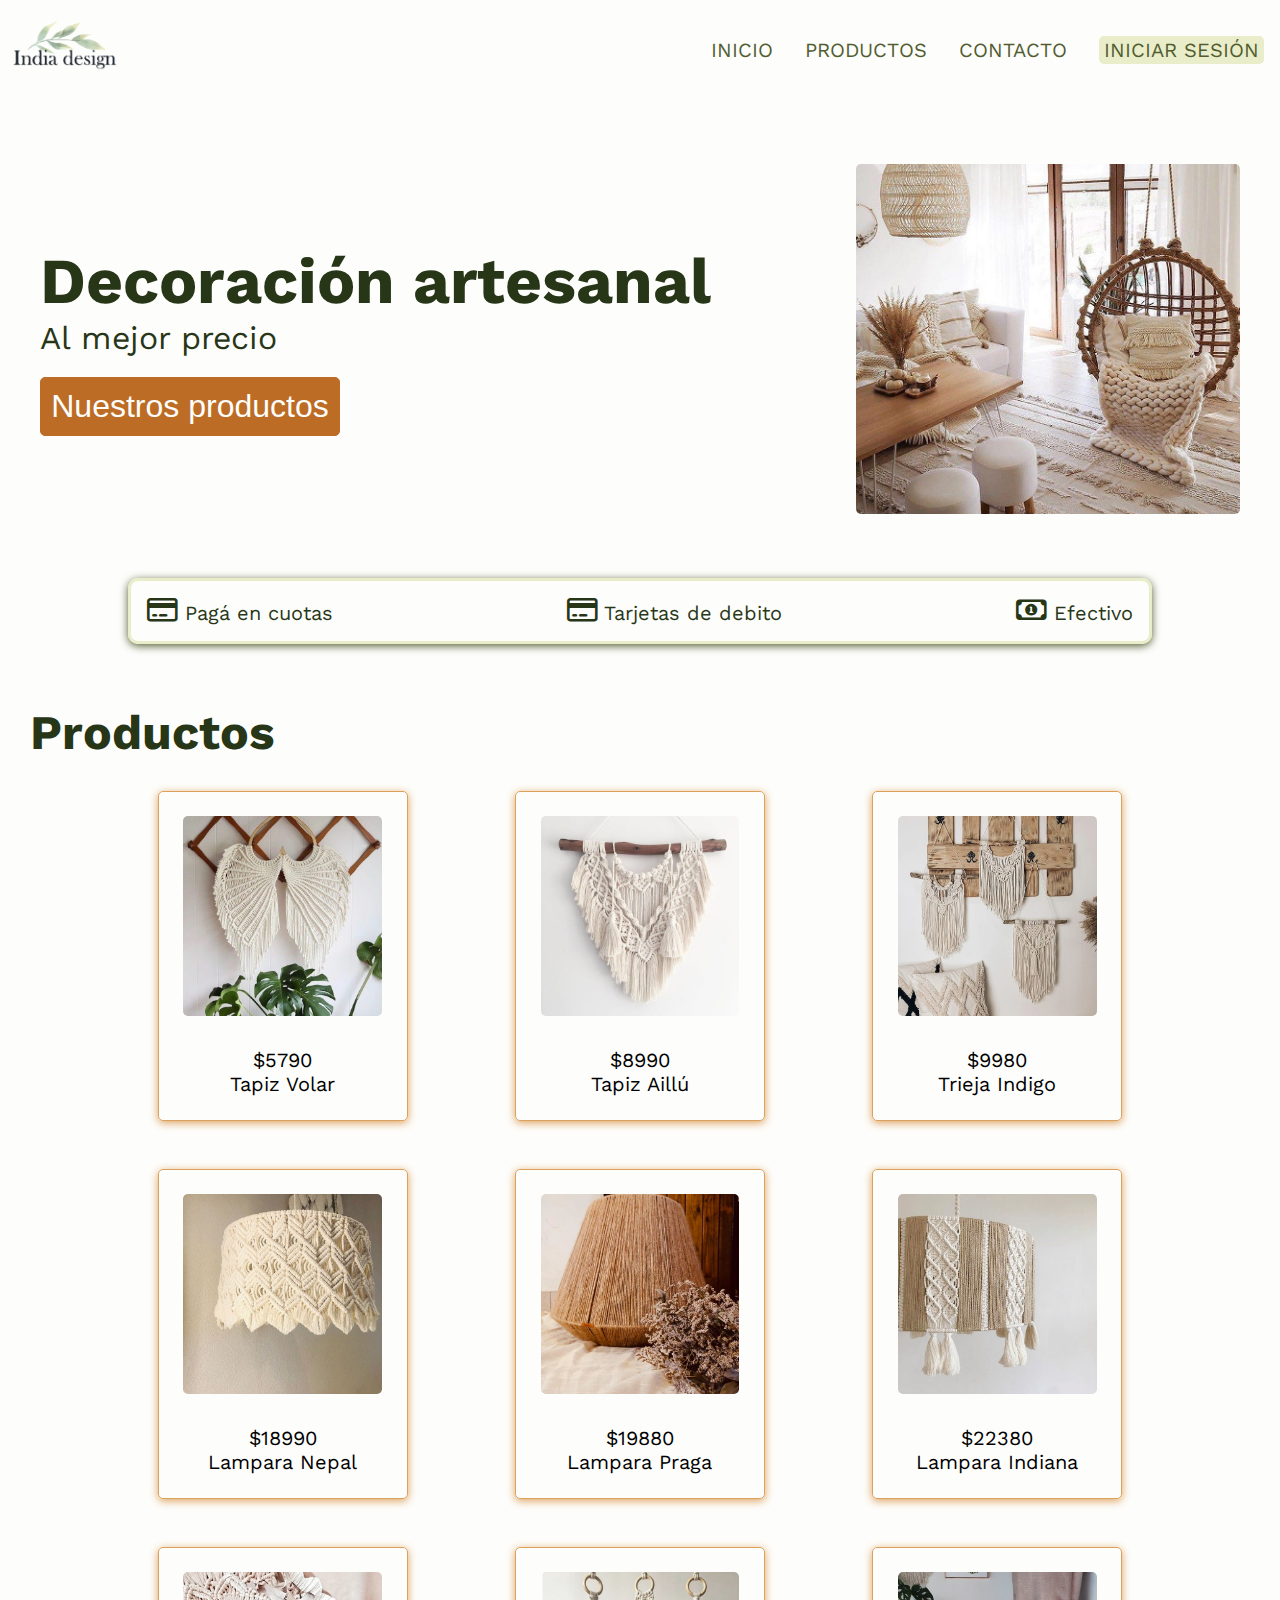
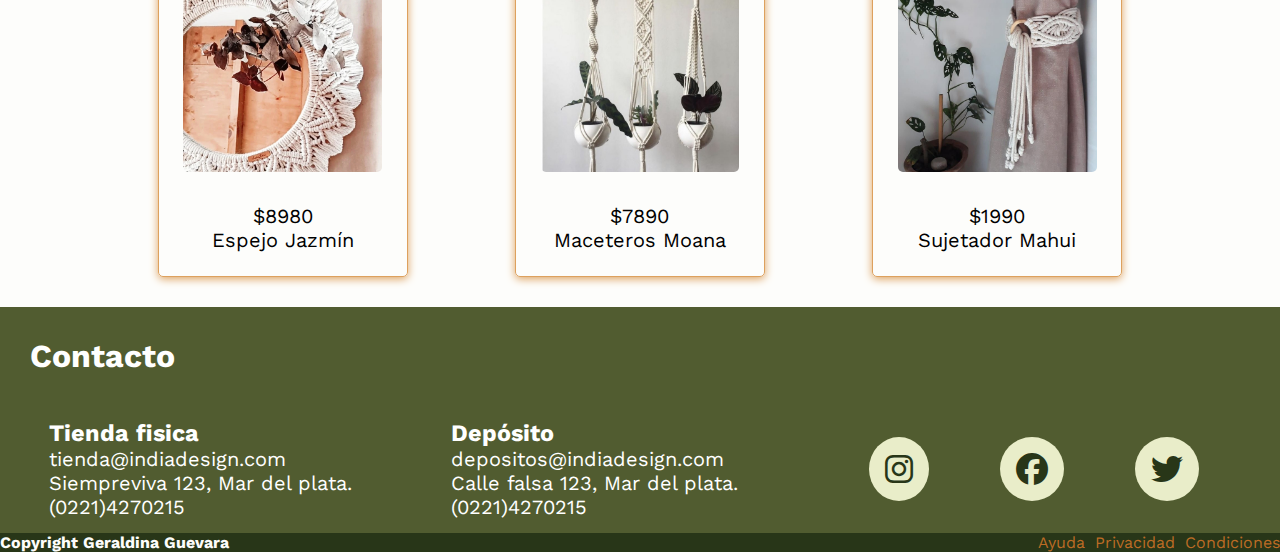
<file: index.html>
<!DOCTYPE html>
<html lang="en">
  <head>
    <meta charset="UTF-8" />
    <meta http-equiv="X-UA-Compatible" content="IE=edge" />
    <meta name="viewport" content="width=device-width, initial-scale=1.0" />
    <title>Integrador</title>
    <link
      rel="stylesheet"
      href="https://cdnjs.cloudflare.com/ajax/libs/font-awesome/6.1.1/css/all.min.css"
    />
    <link rel="stylesheet" href="assets/styles.css" />
  </head>

  <body>
    <div class="section-container">
      <header class="header">
        <div class="logo-navbar">
          <img src="assets/img/logo.png" alt="Logo India deco" />
        </div>
        <nav class="navbar">
          <label for="toggle-menu"> <i class="fas fa-bars"></i></label>
          <input type="checkbox" id="toggle-menu" />
          <ul class="navbar-ul">
            <li><a href="#hero"> Inicio </a></li>
            <li><a href="#productos">Productos</a></li>
            <li><a href="#contacto">Contacto</a></li>
            <li><a href="./signin.html">Iniciar sesión</a></li>
          </ul>
        </nav>
      </header>
      <main>
        <div class="section-container">
          <section class="hero" id="hero">
            <div class="container-hero">
              <h1>Decoración artesanal</h1>
              <p>Al mejor precio</p>
              <button>Nuestros productos</button>
            </div>
            <div class="img-hero"></div>
          </section>
        </div>
        <div class="section-container">
          <div class="target-pay">
            <div class="target-content">
              <a href="">
                <i class="fa-regular fa-credit-card"></i>
                <span>Pagá en cuotas</span></a
              >
            </div>
            <div class="target-content">
              <a href="">
                <i class="fa-regular fa-credit-card"></i>
                <span>Tarjetas de debito</span></a
              >
            </div>
            <div class="target-content">
              <a href="">
                <i class="fa-regular fa-money-bill-1"></i>
                <span>Efectivo</span></a
              >
            </div>
          </div>
        </div>

        <!-- Cards -->
        <div class="section-container">
          <section class="section-card" id="productos">
            <h2>Productos</h2>
            <div class="cards">
              <div class="card-container">
                <div class="img-card"></div>
                <span>$5790</span>
                <p>Tapiz Volar</p>
              </div>
              <div class="card-container">
                <div class="img-card"></div>
                <span>$8990</span>
                <p>Tapiz Aillú</p>
              </div>
              <div class="card-container">
                <div class="img-card"></div>
                <span>$9980</span>
                <p>Trieja Indigo</p>
              </div>
              <div class="card-container">
                <div class="img-card"></div>
                <span>$18990</span>
                <p>Lampara Nepal</p>
              </div>
              <div class="card-container">
                <div class="img-card"></div>
                <span>$19880</span>
                <p>Lampara Praga</p>
              </div>
              <div class="card-container">
                <div class="img-card"></div>
                <span>$22380</span>
                <p>Lampara Indiana</p>
              </div>
              <div class="card-container">
                <div class="img-card"></div>
                <span>$8980</span>
                <p>Espejo Jazmín</p>
              </div>
              <div class="card-container">
                <div class="img-card"></div>
                <span>$7890</span>
                <p>Maceteros Moana</p>
              </div>
              <div class="card-container">
                <div class="img-card"></div>
                <span>$1990</span>
                <p>Sujetador Mahui</p>
              </div>
            </div>
          </section>
        </div>
        <div class="section-container contact">
          <section class="contact-us" id="contacto">
            <h2>Contacto</h2>
            <div class="contact-container">
              <div class="contact-content">
                <h3>Tienda fisica</h3>
                <ul>
                  <li>
                    <i class="fa-thin fa-inbox"></i>
                    tienda@indiadesign.com
                  </li>
                  <li>
                    <i class="fa-thin fa-location-dot"></i>
                    Siempreviva 123, Mar del plata.
                  </li>
                  <li>
                    <i class="fa-thin fa-headset"></i>
                    (0221)4270215
                  </li>
                </ul>
               </div>
               <div class="contact-content">
                <h3>Depósito</h3>
                <ul>
                  <li>
                    <i class="fa-thin fa-inbox"></i>
                    depositos@indiadesign.com
                  </li>
                  <li>
                    <i class="fa-thin fa-location-dot"></i>
                    Calle falsa 123, Mar del plata.
                  </li>
                  <li>
                    <i class="fa-thin fa-headset"></i>
                    (0221)4270215
                  </li>
                </ul>
               </div>
                <div class="contact-redes">
                  <a href=""><i class="fa-brands fa-instagram"></i></a>
                  <a href=""><i class="fa-brands fa-facebook"></i></a>
                  <a href=""><i class="fa-brands fa-twitter"></i></a>
                </div>
            </div>
          </section>
        </div>
      </main>
    </div>
    <footer class="footer">
      <div class="section-container footer-container">
        <h4>Copyright Geraldina Guevara</h4>
        <div class="footer">
          <ul class="footer-list">
            <li><a href=""> Ayuda</a></li>
            <li><a href="">Privacidad</a></li>
            <li><a href="">Condiciones</a></li>
            
          </ul>
        </div>
      </div>
    </footer>
  </body>
</html>
</file>
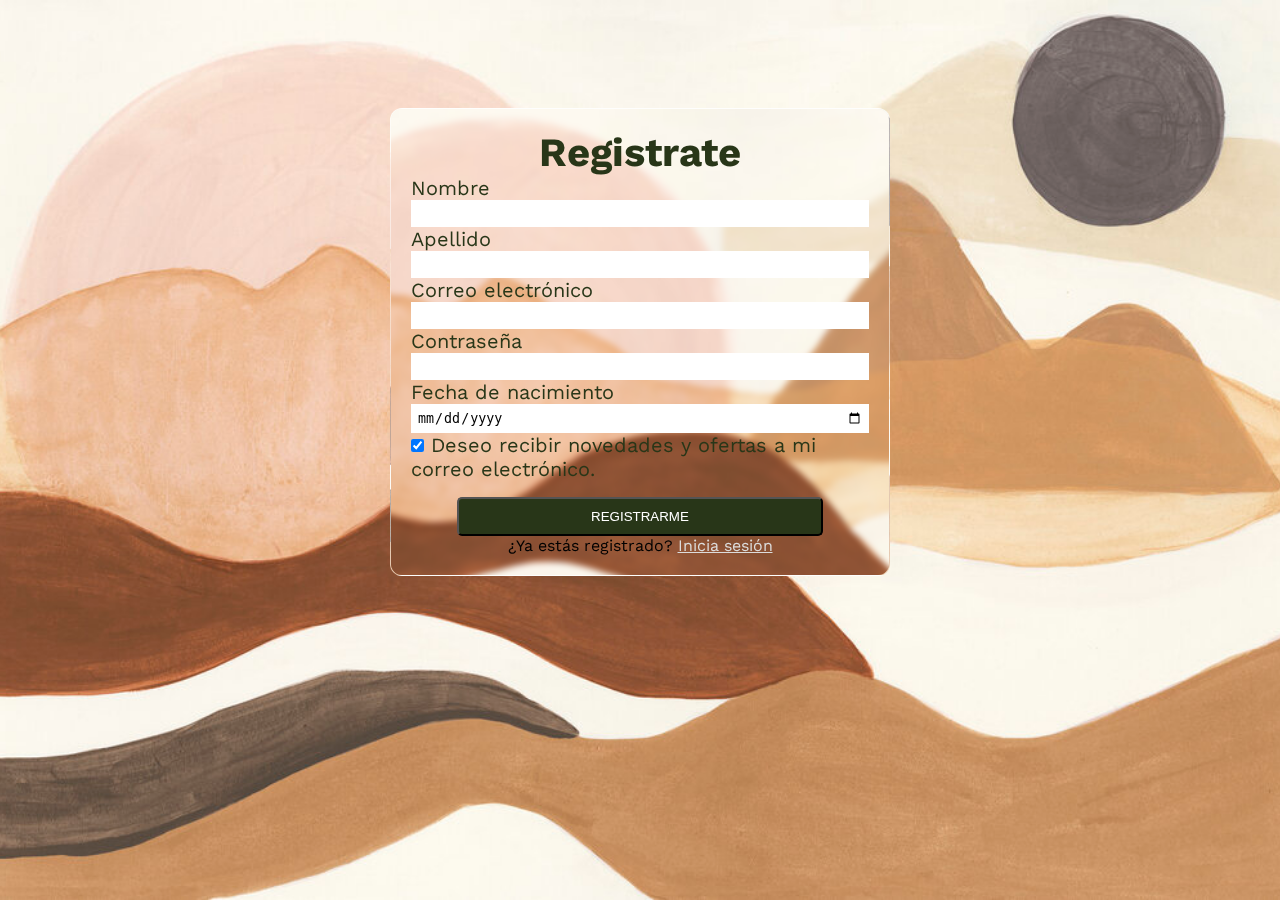
<file: form.html>
<!DOCTYPE html>
<html lang="en">
  <head>
    <meta charset="UTF-8" />
    <meta http-equiv="X-UA-Compatible" content="IE=edge" />
    <meta name="viewport" content="width=device-width, initial-scale=1.0" />
    <title>Registro</title>
    <link
      rel="stylesheet"
      href="https://cdnjs.cloudflare.com/ajax/libs/font-awesome/6.1.1/css/all.min.css"
    />
    <link rel="stylesheet" href="assets/styles.css" />
  </head>
  <body class="body-form">
    <div class="form-container">
    <div class="form-container-second ">
      <h3>Registrate</h3>
      <div class="form-content ">
       <form class="form-ctn-scd" action="index.html">
         <div class="form-sub-content">
           <label for="nombre">Nombre</label>
           <input type="text" id="nombre" required/>

           <label for="apellido"> Apellido</label>
           <input type="text" name="apellido" id="apellido" required/>

           <label for="email"> Correo electrónico</label>
           <input type="email" name="correo" id="email" required/>

           <label for="passw"> Contraseña</label>
           <input type="password" name="password" id="passw" required/>

           <label for="date">Fecha de nacimiento</label>
           <input type="date" name="" id="date" />
           <div class="novedades-content">
             <input type="checkbox" name="novedades" id="novedades" checked />
             <label for="novedades">
              Deseo recibir novedades y ofertas a mi correo electrónico.
             </label> 
           </div>
         </div>  
         <div class="form-content-bttn">
             <button class="button"> Registrarme</button>
             <span class="span">¿Ya estás registrado? <a href="./signin.html"> Inicia sesión</a></span>
         </div>
       </form>
      </div>
    </div>
  </body>
</html>
</file>
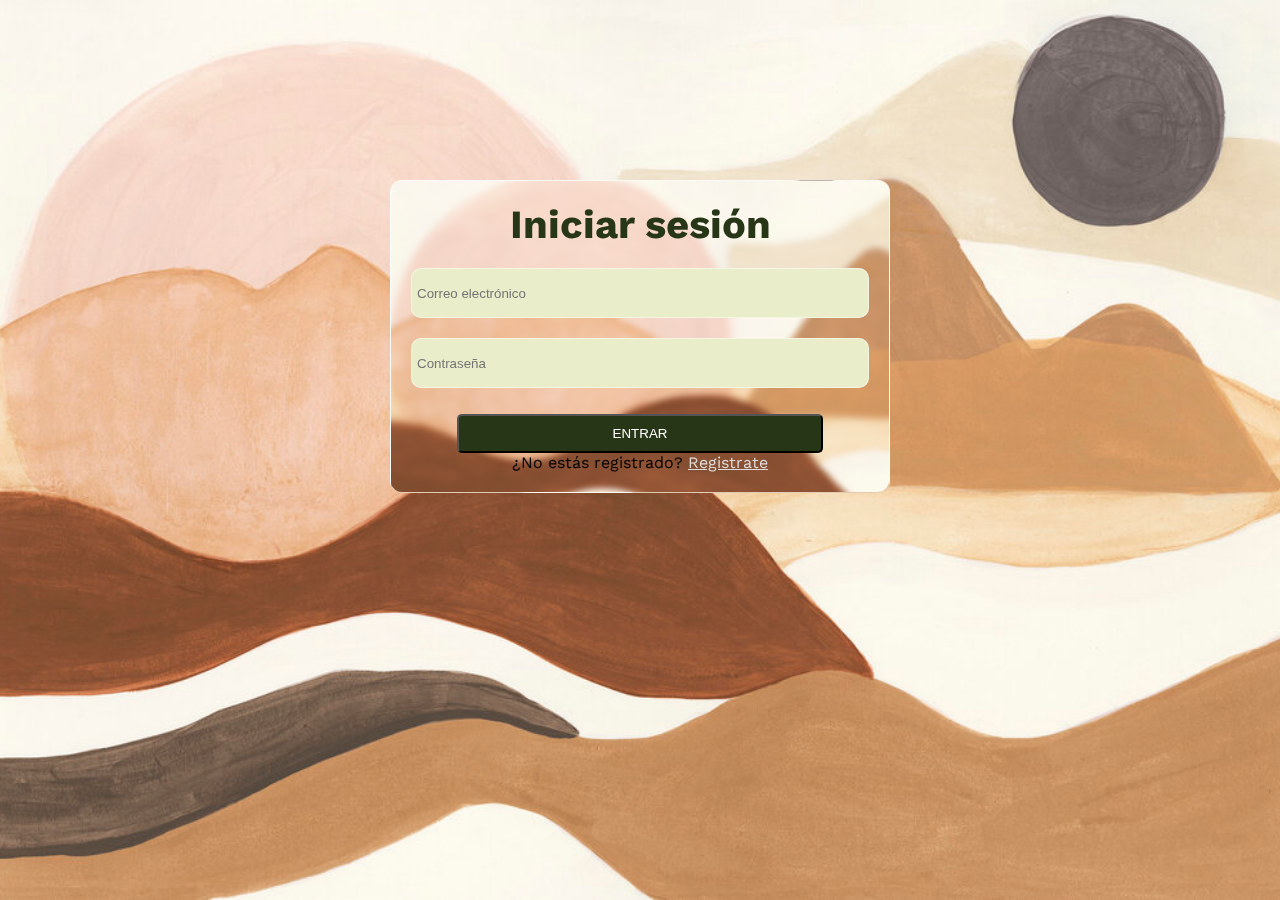
<file: signin.html>
<!DOCTYPE html>
<html lang="en">
  <head>
    <meta charset="UTF-8" />
    <meta http-equiv="X-UA-Compatible" content="IE=edge" />
    <meta name="viewport" content="width=device-width, initial-scale=1.0" />
    <title>Document</title>
    <link
      rel="stylesheet"
      href="https://cdnjs.cloudflare.com/ajax/libs/font-awesome/6.1.1/css/all.min.css"
    />
    <link rel="stylesheet" href="assets/styles.css" />
  </head>

  <body class="body-form">
    <div class="form-container form-sign">
      <div class="form-container-second">
        <h3>Iniciar sesión</h3>
        <div class="form-content">
          <form action="index.html">
            <div class="form-sub-content form-sign-sub">
              <label for="email"></label>
              <input type="email" id="email" placeholder="Correo electrónico" required>

              <label for="password"></label>
              <input
                type="password"
                name="passw"
                id="password"
                placeholder="Contraseña"required>
            </div>
            <button class="button sign-but">Entrar</button>
        <span class="span"
          >¿No estás registrado? <a href="./form.html"> Registrate</a></span
        >
          </form>
        </div>
        
      </div>
    </div>
  </body>
</html>
</file>
<file: assets/styles.css>
@import url('https://fonts.googleapis.com/css2?family=Work+Sans&display=swap'); 

*{
    padding: 0;
    margin: 0;
    box-sizing: border-box;
    list-style: none;
    text-decoration: none;
}
body{
    width: 100%;
    background-color: var(--beige);
    font-family: 'Work Sans', sans-serif;
    font-size: 20px;
}
html{
    scroll-behavior: smooth;
}

:root{
    --beige: #fdfdfb;
    --green: #515c30;
    --green-light:#e9edc9;
    --green-dark:#283618;
    --brown: #bc6c25;
    --brown-light:#dda15e;

}
.section-container{
    background-color: var(--beige);
}
.header{
    width: 100%;
    height: 100px;
    display: flex;
    align-items: center;
    justify-content: space-between;
}
.logo-navbar img{
   width: 130px;
}

.navbar{
    display: flex;
    align-items: center;
}
.navbar i{
    font-size: 40px;
    cursor: pointer;
    color: var(--green);
    display: none;
}
#toggle-menu{
    display: none;
}
.navbar-ul{
    display: flex;
    align-items: center; 
}
.navbar-ul li{
    text-transform:uppercase;
    margin: 0 1rem;
    position: relative;
}
.navbar-ul li a{
    color: var(--green);
    
}
.navbar-ul li::before{
    content: "";
    height: 6px;
    width: 0%;
    background-color: var(--green-light);
    position: absolute;
    left: 0;
    bottom:  -8px;
    transition: 0.4s ease-in;
}
.navbar-ul li:hover::before{
    width: 100%;
}
.navbar-ul li:nth-child(4){
    background-color: var(--green-light);
    padding: 2px 5px;
    border-radius: 5px;
}

@media (max-width:850px){
    .header{
        padding: 0 5%;
    }
    .navbar i{
        display: block;
    }
    .navbar-ul{
        width: 100%;
        height: calc(100vh - 100px);
        position: absolute;
        background-color: #e6bc8c;
        flex-direction: column;
        top: 100px;
        right: 0;
        gap: 30px;
        padding: 20px;
        z-index: 10;
        display: none;
    }
    #toggle-menu:checked + .navbar-ul{
        display: flex;
    }
}

/* main */
.hero{
    display: flex;
    justify-content: space-around;
    align-items: center;
    margin: 5% 0;
    gap: 5%;
}
.container-hero{
    color:var(--green-dark);
    font-size: 2rem;
}
.container-hero button{
    color: var(--beige);
    background-color: var(--brown);
    border: 1px solid var(--brown);
    border-radius: 5px;
    font-size: 2rem;
    cursor: pointer;
    margin-top: 20px;
    padding: 10px;
}
.container-hero button:hover{
    background-color: var(--green);
    box-shadow: 0 2px 9px 0 var(--green);
}
.img-hero{
    background-image:url(./img/macrame1.jpg);
    min-width: 250px;
    width: 30%;
    height: 350px;
    border-radius: 5px;
    background-position: center;
    background-repeat: no-repeat;
    background-size: cover;
}

@media (max-width:850px){
    .hero{
        margin: 10px 5%;
        gap: 5%;
    }
    .hero{
    
        text-align: center;
    }
    .img-hero{
        height: 250px;
    }
}
@media (max-width:730px){
    .img-hero{
        display: none;
    }
}

.target-pay{
    width: 80%;
    height: 10%;
    padding: 1rem;
    margin: 30px auto;
    border: 3px solid var(--green-light);
    border-radius: 10px;
    box-shadow: 0 2px 9px 0 var(--green);
    display: flex;
    align-items: center;
    justify-content: space-between;
    flex-wrap: wrap;
}
.target-content{
    text-align: center;
}
.target-content a i{
    font-size: 1.7rem;
    color: #283618;
}
.target-content a span{
    color: #283618;
}

@media (max-width:850px){
    .target-pay{
        font-size: .8em;
    }
}
.section-card{
   margin-bottom: 30px;
}
.section-card h2{
    font-size: 3rem;
    color: var(--green-dark);
    padding: 30px;
}
.cards{
    width: 80%;
    display: flex;
    flex-direction: row;
    flex-wrap: wrap;
    justify-content: space-around;
    gap: 3rem;
    margin: auto;
}

.card-container{
     width: 250px;
     height: 330px;
     border-radius: 5px;
     box-shadow: 0 2px 9px 0 var(--brown-light);
     border: 1px solid var(--brown-light);
     display: flex;
     align-content: center;
     flex-direction: column;
     align-items: center;
     justify-content: center;
}
.card-container:hover{
    background-color: var(--green-light);
    box-shadow: 0 2px 9px 0 var(--green);
    border: 2px solid var(--green);
}
.img-card{
    width: 80%;
    height: 200px;
    border-radius: 5px;
    margin-bottom: 2rem;
    background-position: center;
    background-repeat: no-repeat;
    background-size: cover;
}
.card-container:nth-child(1) .img-card{
    background-image: url(./img/tapiz-alas.jpg);
}
.card-container:nth-child(2) .img-card{
    background-image: url(./img/tapiz-aillu.jpg);
}
.card-container:nth-child(3) .img-card{
    background-image: url(./img/tapiz-3.jpg);
}
.card-container:nth-child(4) .img-card{
    background-image: url(./img/lampara-nepal.jpg);
}
.card-container:nth-child(5) .img-card{
    background-image: url(./img/lampara-praga.jpg);
}
.card-container:nth-child(6) .img-card{
    background-image: url(./img/lampara-indiana.jpg);
}
.card-container:nth-child(7) .img-card{
    background-image: url(./img/espejo-jazmin.jpg);
}
.card-container:nth-child(8) .img-card{
    background-image: url(./img/macetero-moana.jpg);
}
.card-container:nth-child(9) .img-card{
    background-image: url(./img/sujetacortina-roma.jpg);
}
.contact{
    background-color: var(--green);
    overflow: hidden;
}
.contact-us {
    width: 100%;
    background-color: var(--green);
    color: white;
}
.contact-us h2{
    font-size: 2rem;
    padding: 30px;
}
.contact-container{
    display: flex;
    flex-wrap: wrap;
    align-items: center;
    justify-content: space-around;
}
.contact-content i{
    font-weight: 900;
    font-family: "Font Awesome 6 Free";
    color: #fdfdfb;
}
.contact-redes i{
    font-size: 2rem;
    border-radius: 50%;
    background-color: var(--green-light);
    color: var(--green-dark);
    padding: .5em;
    margin: 1em;
}
.contact-redes i:hover{
    color: var(--brown);
    background-color: var(--beige);
    box-shadow: 0 0 20px 2px var(--green-light);
}
.footer-container{
    background-color: var(--green-dark);
    color: var(--beige);
    display: flex;
    align-content: center;
    justify-content: space-between;
    font-size: 1rem;
}
.footer-list{
    display: flex;
    align-items: center;
    text-align: center;
    gap: 10px;
}
.footer-list li a{
     color: var(--brown);
}

@media(max-width:750px){
    .contact-content ul{
        font-size: .8em;
    }
    .footer-container{
        display: block;
        text-align: center;
    }
}


/* formularios */

.body-form{
    background-image: url(img/fondo-form.jpg);
    background-repeat: no-repeat;
    background-size: cover;
    background-position: 50%;
    background-attachment: fixed;
    position: absolute;
    width: 100%;
    height: 100%;
    -webkit-font-smooth: antialiased;
    scroll-behavior: auto;
}

.form-container{
  margin:0 auto;
  position:fixed;
  top:12%;
  left:50%;
  transform:translate3d(-50%,0,0);
  width:500px;
  height: auto;
  max-width: 70%;
  padding: 20px;
  overflow:hidden;
  background-color:rgba(0, 0, 0, 1);
  border: 1px solid rgba(255,255,255,0.5);
  background: inherit;
  border-radius: 12px;
}
.form-container::before{
    content: "";
    width: 150%;
    height: 150%;
    position: absolute;
    background: inherit;
    left: -5%;
    right: 0;
    bottom: 0;
    top: -5%; 
    -webkit-filter: blur(3px);
    filter: blur(3px);
}
.form-sign{
    top:20%;
}
.form-container-second{
    position: relative;
} 
.form-container h3{
    text-align: center;
    font-size: 2em;
    color: var(--green-dark);
}
.form-sub-content{
    display: flex;
    flex-direction: column;
    flex-wrap: nowrap;
    color: var(--green-dark);
}
.form-sub-content input{
   padding: 5px;
   border: 1px solid rgba(255,255,255,0.5);
}
.form-sign-sub{
    margin: 10px 0;
    gap: 10px;
}
.form-sign-sub input{
    height: 50px;
    border-radius: 10px;
    color: var(--green-dark);
    background-color: var(--green-light);
}
.button{
    width: 80%;
    margin-left: 10%;
    margin-top: 1rem;
    padding: 10px;
    background-color: #283618;
    color: white;
    border-radius: 5px;
    text-transform: uppercase;
}
.button:hover{
    background-color: var(--brown);
    box-shadow: 0 0 20px 2px var(--green-light);
}
.span{
    display: block;
    text-align: center;
    font-size: .8em;
}
.span a{
    color: gainsboro;
    text-decoration: underline;
}
.span a:hover{
    color: #dda15e;
}

@media(max-width: 500px){
    .form-container{
        top: 8%;
        max-width: 90%;
    }
    .novedades-content{
        font-size: .8em;
    }
}
@media (max-height:512px) {
    .form-container{
        top: 10px;
        font-size: .8em;
    }
    .form-container h3{
        display: none;
    }
    .form-ctn-scd{
        display: flex;
        flex-direction: row;
        align-items: center;
    }
}
</file>
